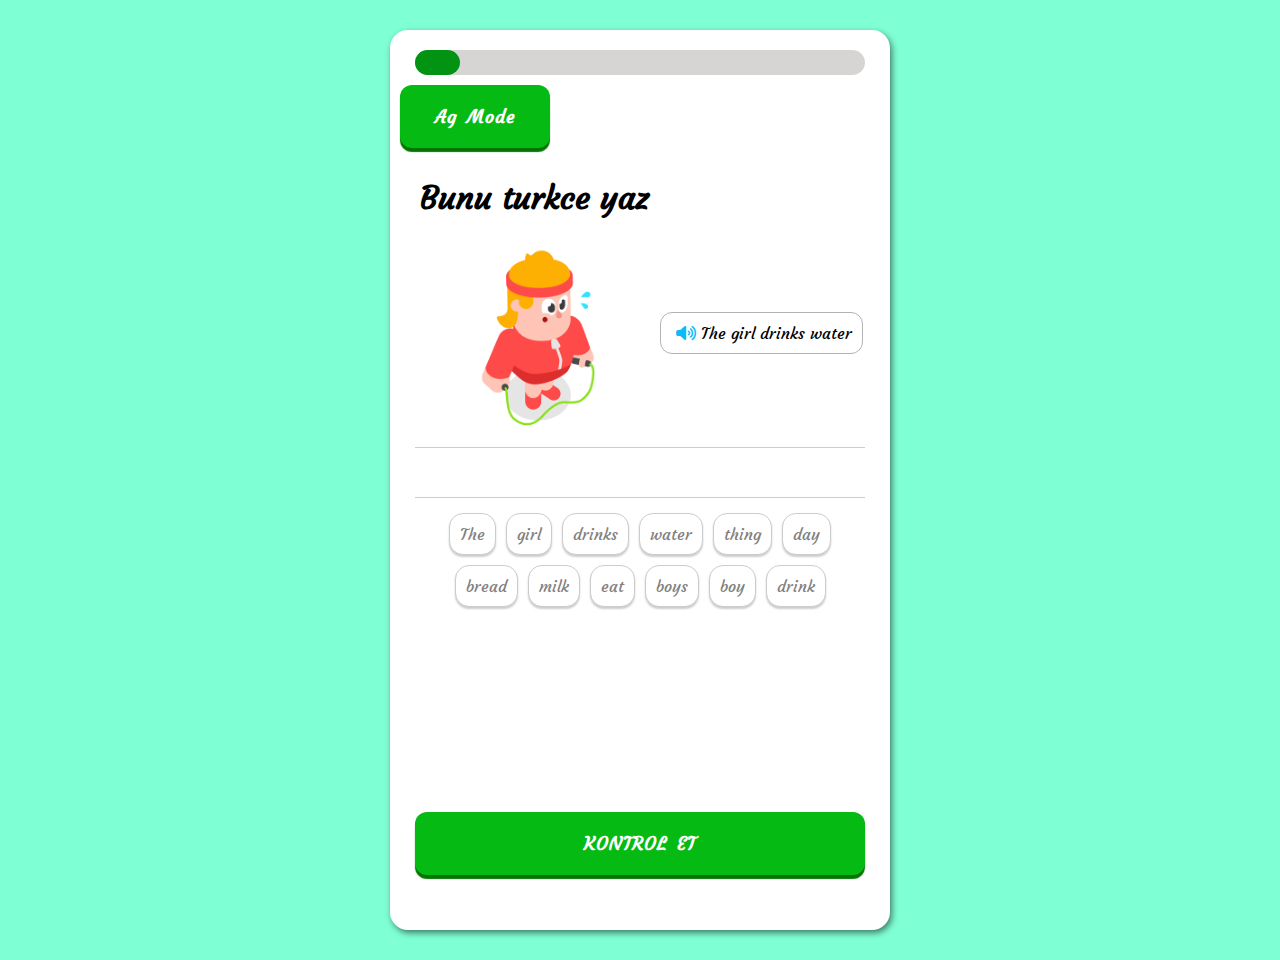
<file: duolingo/index.html>
<!DOCTYPE html>
<html lang="en">
  <head>
    <meta charset="UTF-8" />
    <meta name="viewport" content="width=device-width, initial-scale=1.0" />
    <title>Document</title>
    <link rel="stylesheet" href="style.css" />
    <link
      rel="stylesheet"
      href="https://cdnjs.cloudflare.com/ajax/libs/font-awesome/6.4.2/css/all.min.css"
    />
  </head>
  <body>
    <div class="container">
      <div class="progresBar">
        <div></div>
      </div>
      <div><button class="click"> Ag Mode</button></div>
      <h1>Bunu turkce yaz</h1>
      <div class="main">
        <div class="gif">
          <img src="duo.gif" alt="" />
        </div>
        <div class="content">
          <i class="fa-solid fa-volume-high"></i>
          The girl drinks water
        </div>
      </div>
      <div class="wordBank" id="sozler"></div>
      <div id="words">
        <span>The</span>
        <span>girl</span>
        <span>drinks</span>
        <span>water</span>
        <span>thing</span>
        <span>day</span>
        <span>bread</span>
        <span>milk</span>
        <span>eat</span>
        <span>boys</span>
        <span>boy</span>
        <span>drink</span>
      </div>
      <div class="button">
        <button>KONTROL ET</button>
      </div>
    </div>
    <script src="script.js"></script>
  </body>
</html>
</file>
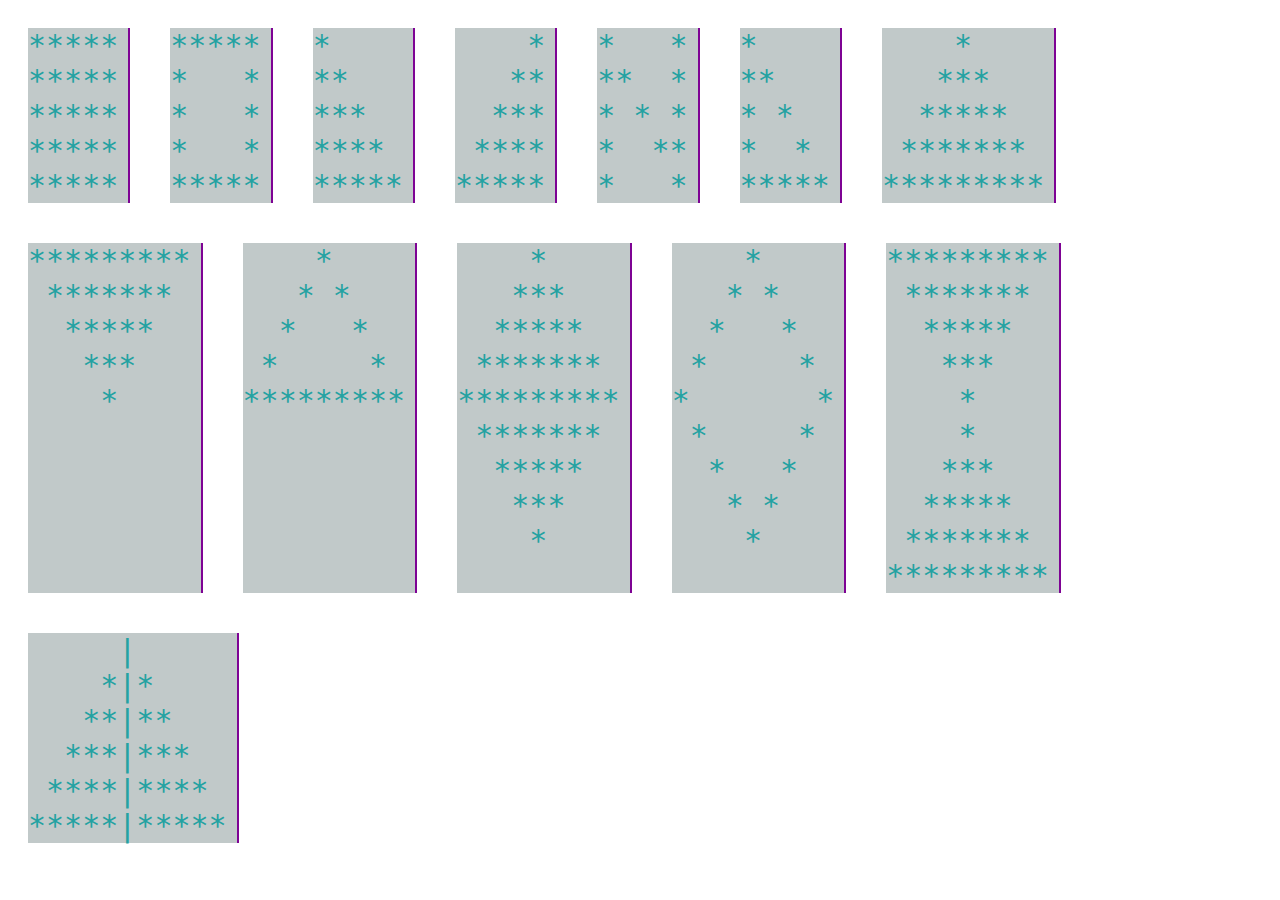
<file: index4.html>
<!DOCTYPE html>
<html lang="en">
  <head>
    <meta charset="UTF-8" />
    <meta name="viewport" content="width=device-width, initial-scale=1.0" />
    <title>Document</title>
    <style>
      div {
        display: flex;
        flex-wrap: wrap;
      }
      pre {
        margin: 20px;
        font-size: 30px;
        color: rgb(36, 162, 162);
        border-right: 2px solid rgb(126, 3, 148);
        padding-right: 10px;
        background-color: rgb(193, 201, 201);
      }
      span{
        color: blueviolet;
      }
    </style>
  </head>
  <body>
    <div>
      <pre id="p1"></pre>
      <pre id="p2"></pre>
      <pre id="p3"></pre>
      <pre id="p4"></pre>
      <pre id="p5"></pre>
      <pre id="p6"></pre>
      <pre id="p7"></pre>
      <pre id="p8"></pre>
      <pre id="p9"></pre>
      <pre id="p10"></pre>
      <pre id="p11"></pre>
      <pre id="p12"></pre>
      <pre id="p13"></pre>
    </div>
    <script>
      const p1 = document.getElementById("p1");
      const p2 = document.getElementById("p2");
      const p3 = document.getElementById("p3");
      const p4 = document.getElementById("p4");
      const p5 = document.getElementById("p5");
      const p6 = document.getElementById("p6");
      const p7 = document.getElementById("p7");
      const p8 = document.getElementById("p8");
      const p9 = document.getElementById("p9");
      const p10 = document.getElementById("p10");
      const p11 = document.getElementById("p11");
      const p12 = document.getElementById("p12");
      const p13 = document.getElementById("p13");

      //////////////////////////////////  Task 1 /////////////////////////

      let x = "";
      for (let i = 0; i < 5; i++) {
        for (let j = 0; j < 5; j++) {
          x += "*";
        }
        x += "<br>";
      }
      p1.innerHTML += x;

      //////////////////////////////////  Task 2 /////////////////////////

      let y = "";
      for (let i = 0; i < 5; i++) {
        for (let j = 0; j < 5; j++) {
          if (i === 0 || i === 5 - 1 || j === 0 || j === 5 - 1) {
            y += "*";
          } else {
            y += " ";
          }
        }
        y += "<br/>";
      }
      p2.innerHTML = y;
     



      //////////////////////////////////  Task 3 /////////////////////////

      var l = "";
      for (var i = 1; i <= 5; i++) {
        for (var k = 1; k <= i; k++) {
          l += "*";
        }
        l += "<br>";
        p3.innerHTML = l;
      }


      // var l=''
      // for(let i=1; i<= 5; i++){
      //   for(let k=0; k<5-i; k++){
      //     l+=' '
      //   }
      //   for(let j=1; j<=2*i-1; j++){
      //     if(j===1 || j===2*i-1 ){
      //       l+='*'
      //     }
      //     else{
      //     l+=' '

      //     }
      //   }
      //   l += "<br>";
      //   p3.innerHTML = l;
      // }
      // for(let i=4; i>=1; i--){
      //   for(let k=0; k<4-i; k++){
      //     l+=' '
      //   }
      //   for(let j=0; j<=2*i-1; j++){
      //     if(j===1 || j===2*i-1 ){
      //       l+='*'
      //     }
      //     else{
      //     l+=' '

      //     }
      //   }
      //   l += "<br>";
      //   p3.innerHTML = l;
      // }

      //////////////////////////////////  Task 4 /////////////////////////

      var z = "";
      for (var i = 1; i <= 5; i++) {
        for (var j = 1; j <= 5 - i; j++) {
          z += " ";
        }

        for (var k = 1; k <= i; k++) {
          z += "*";
        }
        z += "<br>";
        p4.innerHTML = z;
      }

      //////////////////////////////////  Task 5 /////////////////////////

      let n = "";
      for (var i = 1; i <= 5; i++) {
        for (var j = 1; j <= 5; j++) {
          if (j === i || j === 1 || j === 5) {
            n += "*";
          } else {
            n += " ";
          }
        }
        n += "<br>";
        p5.innerHTML = n;
      }

      //////////////////////////////////  Task 6 /////////////////////////

      let t = "";
      for (var i = 1; i <= 5; i++) {
        for (var j = 1; j <= i; j++) {
          if (j === i || j === 1 || i === 5) {
            t += "*";
          } else {
            t += " ";
          }
        }
        t += "<br>";
        p6.innerHTML = t;
      }

      //////////////////////////////////  Task 7 /////////////////////////

      let b = "";
      for (var i = 1; i <= 5; i++) {
        for (var j = 1; j <= 5 - i; j++) {
          b += " ";
        }
        for (var k = 1; k <= 2 * i - 1; k++) {
          b += "*";
        }
        b += "<br>";
        p7.innerHTML = b;
      }

      //////////////////////////////////  Task 8 /////////////////////////

      let c = "";
      for (var i = 5; i > 0; i--) {
        for (var j = 1; j <= 5 - i; j++) {
          c += " ";
        }
        for (var k = 2 * i - 1; k > 0; k--) {
          c += "*";
        }
        c += "<br>";
        p8.innerHTML = c;
      }

      //////////////////////////////////  Task 9 /////////////////////////

      // let d = "";
      // for (var i = 1; i <= 5; i++) {
      //   for (var j = 1; j <= 5 - i; j++) {
      //     d += " ";
      //   }
        
      //   if (i === 1 || i === 5) {
      //     for (var k = 1; k <= 2 * i - 1; k++) {
      //       d += "*";
      //     }
      //   } else {
      //     d += "*";
      //     for (var l = 1; l <= 2 * (i - 1) - 1; l++) {
      //       d += " ";
      //     }
      //     d += "*";
      //   }
      //   d += "<br>";
      //   p9.innerHTML = d;
      // }          //// bunu chat gbt yazib

      let d = "";
      for (var i = 1; i <= 5; i++) {
        for(let k=1; k<= 5-i; k++){
          d+=' '
        }
        for (var j = 1; j <= 2*i-1 ; j++) {
          if (j === 1 || j === 2*i-1 || i === 5) {
            d += "*";
          } else {
            d += " ";
          }
        }
        d += "<br>";
        p9.innerHTML = d;    // bunu men yazmisam
      }

      //////////////////////////////////  Task 10 /////////////////////////

      let e = "";
      for (var i = 1; i <= 5; i++) {
        for (var j = 1; j <= 5 - i; j++) {
          e += " ";
        }
        for (var k = 1; k <= 2 * i - 1; k++) {
          e += "*";
        }
        e += "<br>";
        p10.innerHTML = e;
      }

      for (var i = 4; i > 0; i--) {
        for (var j = 0; j <= 4 - i; j++) {
          e += " ";
        }
        for (var k = 2 * i - 1; k > 0; k--) {
          e += "*";
        }
        e += "<br>";
        p10.innerHTML = e;
      }

      //////////////////////////////////  Task 11 /////////////////////////

      var p = ''; 
      for (var i = 1; i <= 5; i++) {
        for (var j = 1; j <= 5 - i; j++) {
          p += " ";
        }
        p += "*";

        if (i > 1) {
          for (var k = 1; k <= 2 * (i - 1) - 1; k++) {
            p += " ";
          }
          p += "*";
        }
        p += "<br>";
        p11.innerHTML = p;
      }


      for (var i = 5 - 1; i >= 1; i--) {
        
 
        for (var j = 1; j <= 5 - i; j++) {
          p += " ";
        }

        p += "*";

        if (i > 1) {
          for (var k = 1; k <= 2 * (i - 1) - 1; k++) {
            p += " ";
          }
          p += "*";
        }
        p += "<br>";
        p11.innerHTML = p;
      }




      //////////////////////////////////  Task 12 /////////////////////////



      let r = ""; 
      for (var i = 5; i > 0; i--) {
        for (var j = 0; j <= 4 - i; j++) {
          r += " ";
        }
        for (var k = 2 * i - 1; k > 0; k--) {
          r += "*";
        }
        r += "<br>";
        p12.innerHTML = r;
      }
      for (var i = 1; i <= 5; i++) {
        for (var j = 1; j <= 5 - i; j++) {
          r += " ";
        }
        for (var k = 1; k <= 2 * i - 1; k++) {
          r += "*";
        }
        r += "<br>";
        p12.innerHTML = r;
      }

      //////////////////////////////////  Task 12 /////////////////////////

      let s = '';
      for(let i=0; i<=5; i++){
        for(let j=0; j<5-i; j++){
          s+=' '  
          
        }
        for(let k=0; k<2*i+1 ; k++){
          
          if(k==i){
            s+='|'
          }
          else{
            s+='*'
          }
          
        }
        s += "<br>";
        p13.innerHTML = s;
      }


    </script>
  </body>
</html>
</file>
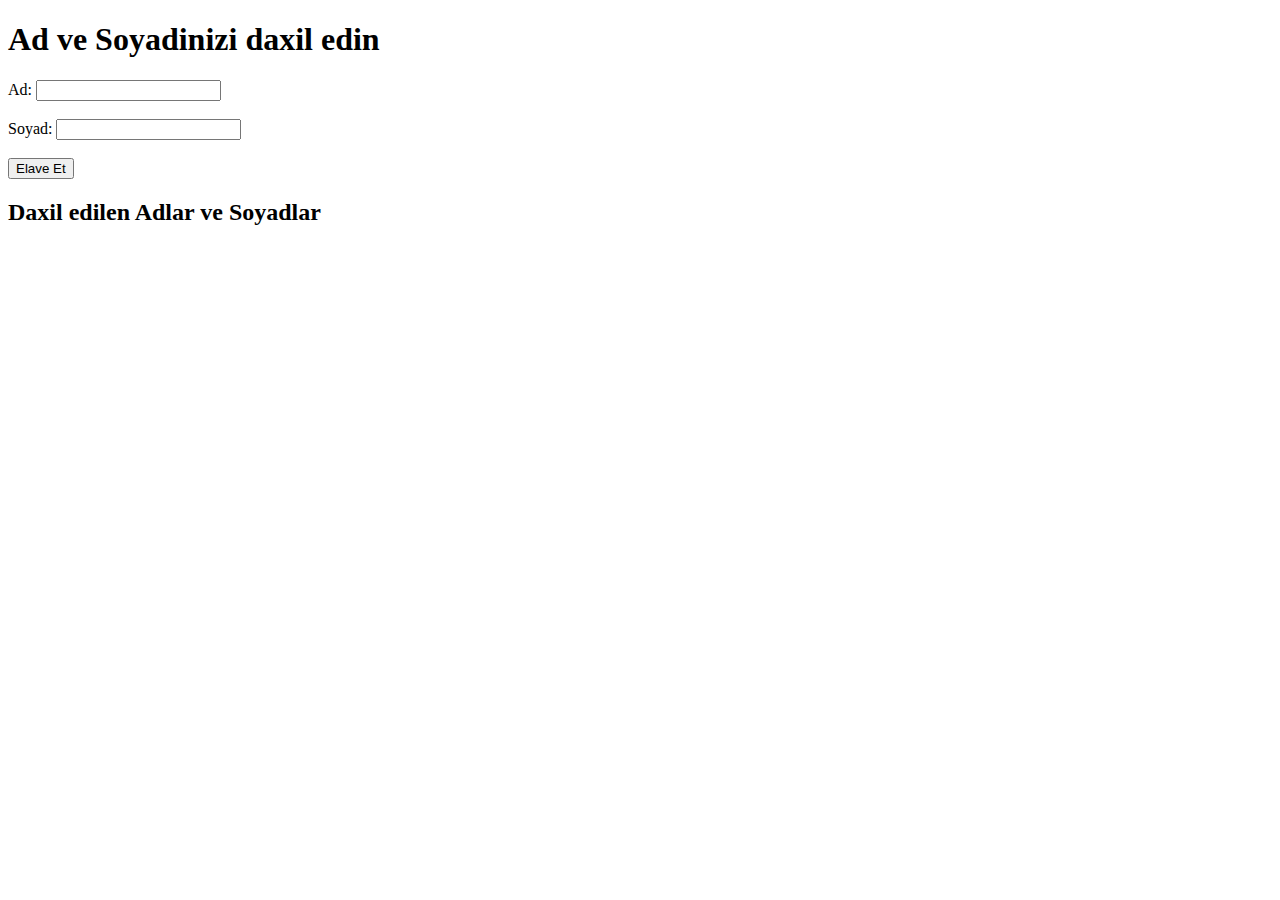
<file: js classes/index2.html>
<!DOCTYPE html>
<html>
  <head>
    <title>Ad ve Soyad</title>
    <style>
      li{
        list-style: none;
        background-color: cyan;
        color: blueviolet;
        width: 200px;
        padding: 10px;
        margin-top: 10px;
      }
    </style>
  </head>
  <body>
    <h1>Ad ve Soyadinizi daxil edin</h1>

    <form id="nameForm">
      <label for="firstName">Ad:</label>
      <input type="text" id="firstName" required /><br /><br />

      <label for="lastName">Soyad:</label>
      <input type="text" id="lastName" required /><br /><br />

      <button type="button" onclick="saveName()">Elave Et</button>
    </form>

    <h2>Daxil edilen Adlar ve Soyadlar</h2>
    <ul id="nameList"></ul>

    <script>
      //   const nameForm = document.getElementById("nameForm");
      //   const firstNameInput = document.getElementById("firstName");
      //   const lastNameInput = document.getElementById("lastName");
      //   const nameList = document.getElementById("nameList");
      const $ = (par) => document.querySelector(par);
      let nameArray = new Map();

      function saveName() {
        let firstName = $("#firstName").value;
        let lastName = $("#lastName").value;

        nameArray.set({ firstName, lastName });

        const listItem = document.createElement("li");
        listItem.textContent = `${firstName} ${lastName}`;
        if (firstName && lastName) {
          $("#nameList").appendChild(listItem);
        }

        firstName = "";
        lastName = "";
        listItem.addEventListener("click", () => {
          listItem.style.display = "none";
        });
      }

      $("#nameForm").addEventListener("submit", function (e) {
        e.preventDefault();
      });
    </script>
  </body>
</html>
</file>
<file: duolingo/style.css>
@import url( 'https://fonts.googleapis.com/css2?family=Courgette&display=swap');
*{
    margin: 0;
    padding: 0;
    box-sizing: border-box;
    font-family: 'Courgette', cursive;
}
body{
    background-color: aquamarine;
}

.container{
    width: 500px;
    min-height: 100vh;
    margin: 30px auto;
    padding: 20px 0; 
    box-shadow: 2px 3px 6px rgba(0, 0, 0, 0.5);
    background-color: white;
    border-radius: 18px; 
}
.progresBar{
    background-color: #d7d4d4; 
    width: 90%;
    margin: 0 auto;
    height: 25px;
    border-radius: 18px;
}
.progresBar div{
    background-color: #029313; 
    width: 25%;
    height: 100%;
    border-radius: 18px;
    transition: width 0.5s;
}
h1{ 
    padding: 20px 0 0  30px;
}
.click{
    width: 150px;
    margin: 10px;
}.main{
    width: 90%;
    margin: 0 auto;
    padding: 0;
    display: flex;
    align-items: center;
    border-bottom: 1px solid #ccc;
}
.gif{
width: 50%;
margin: 0 10px;
}
.gif img{
    width: 100%;
}
.content{
    border: 1px solid rgb(179, 179, 179);
    border-radius: 12px;
    padding: 10px;
    display: flex;
    align-items: center;
}
.content i{
    color: rgb(8, 188, 248);
    margin: 0 5px;
}
.wordBank{
    width: 90%;
    margin: 10px auto;
    border-bottom: 1px solid #ccc;
    min-height: 40px;
    display: flex;
    row-gap: 5px;
    flex-direction: row;
    flex-wrap: wrap; 
    padding: 0 10px; 
}
#words{
    text-align: center;
    display: flex;
    align-items: center;
    justify-content: center;
    flex-wrap: wrap;
    word-wrap: break-word;
    word-break: break-all;
    width: 80%;
    margin: 0 auto;
}
p{ 
    padding: 10px 0;
    margin: 0 10px;
    border-radius: 14px;

    background-color: #827f7f;
}
.wordBank span{
    margin:0 3px;
    box-shadow: none;
}
 span{
    border: 1px solid #ccc;
    border-radius: 14px;
    padding: 10px; 
    box-shadow: 0px 2px 2px rgba(0, 0, 0, 0.2);
    background-color: white;
    color: #827f7f;
    margin: 5px;
}
.inActive{
    background-color: #d5cece;
    color: #d5cece;
    box-shadow: none;
    user-select: none;
    /* border-radius: 0; */
}
.button{
    width: 90%;
    margin: 200px auto 20px;
}
button{ 
    width: 100%;
    margin: 0 auto;
    padding: 20px;
    color: white;
    border: none;
    border-radius: 12px;
    font-weight: 700;
    font-size: 18px;
    letter-spacing: 1px ;
    word-spacing: 3px;
    background-color: rgb(4, 186, 19);
    box-shadow: 0px 4px 1px rgb(4, 115, 4);
}




@media only screen and (max-width: 540px)  {
    .container{
        width: 100%; 
        margin: 0;
        border-radius: 0;
        box-shadow: initial;
        position: relative;
    }
    body{
        background-color: white;
    }
    .button{
        position: absolute;
        bottom: 0;  
        text-align: center;
        width: 100%; 
    }
    .button button{
        width: 90%;
        margin: 0 auto; 
    }
}
</file>
